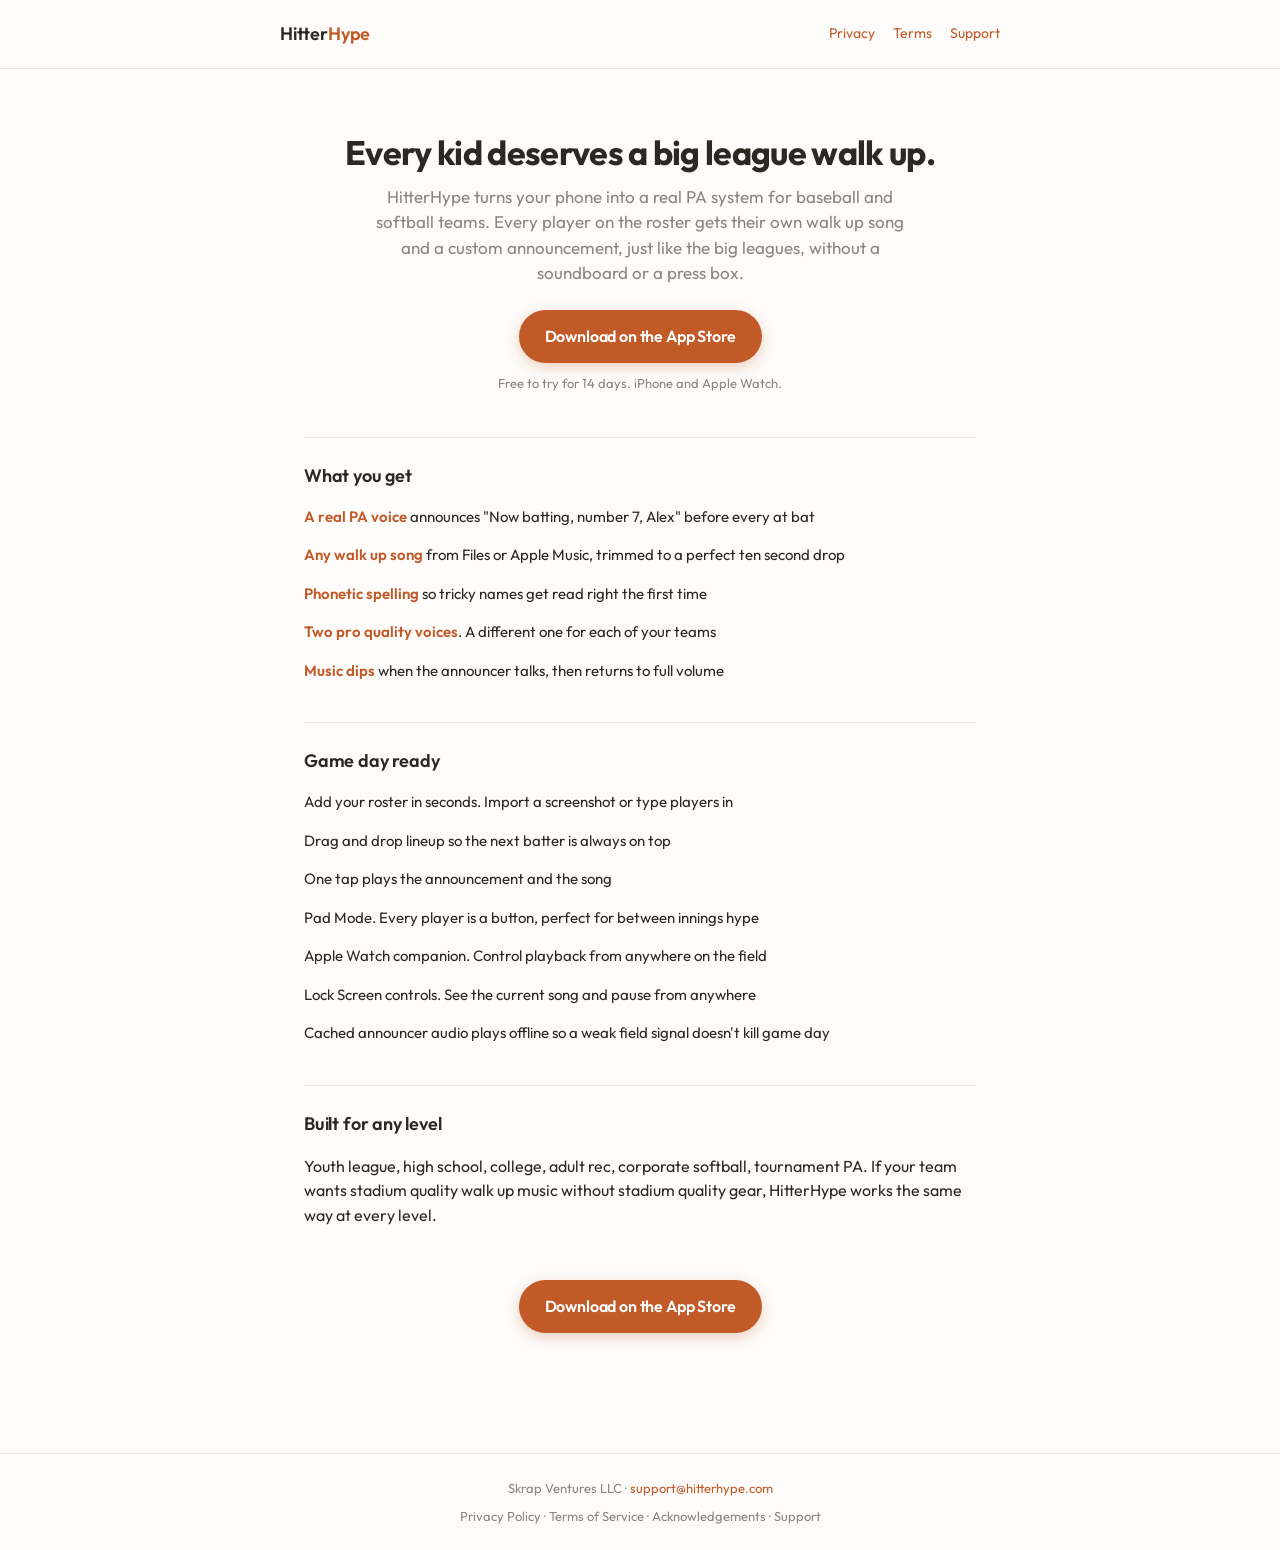
<file: index.html>
<!DOCTYPE html>
<html lang="en">
<head>
  <meta charset="UTF-8">
  <meta name="viewport" content="width=device-width, initial-scale=1">
  <title>HitterHype — Walk up music and PA for baseball and softball</title>
  <meta name="description" content="HitterHype turns your phone into a real PA system for baseball and softball teams. Every player gets a walk up song and a custom announcement, just like the big leagues.">
  <meta property="og:title" content="HitterHype — Walk up music and PA">
  <meta property="og:description" content="Turn your phone into a real PA system for baseball and softball. A walk up song and custom announcement for every player.">
  <meta property="og:type" content="website">
  <meta property="og:url" content="https://legal.hitterhype.com/">
  <link rel="stylesheet" href="style.css">
</head>
<body>
  <header class="site">
    <div class="inner">
      <a href="/" class="wordmark">Hitter<span class="accent">Hype</span></a>
      <nav>
        <a href="privacy.html">Privacy</a>
        <a href="terms.html">Terms</a>
        <a href="support.html">Support</a>
      </nav>
    </div>
  </header>

  <main class="wrap">
    <section class="hero">
      <h1 class="hero-title">Every kid deserves a big league walk up.</h1>
      <p class="hero-tag">HitterHype turns your phone into a real PA system for baseball and softball teams. Every player on the roster gets their own walk up song and a custom announcement, just like the big leagues, without a soundboard or a press box.</p>
      <a class="cta" href="https://apps.apple.com/us/app/hitterhype/id6777852358">Download on the App Store</a>
      <p class="cta-note">Free to try for 14 days. iPhone and Apple Watch.</p>
    </section>

    <section class="features">
      <h2>What you get</h2>
      <ul class="feature-list">
        <li><strong>A real PA voice</strong> announces "Now batting, number 7, Alex" before every at bat</li>
        <li><strong>Any walk up song</strong> from Files or Apple Music, trimmed to a perfect ten second drop</li>
        <li><strong>Phonetic spelling</strong> so tricky names get read right the first time</li>
        <li><strong>Two pro quality voices</strong>. A different one for each of your teams</li>
        <li><strong>Music dips</strong> when the announcer talks, then returns to full volume</li>
      </ul>

      <h2>Game day ready</h2>
      <ul class="feature-list">
        <li>Add your roster in seconds. Import a screenshot or type players in</li>
        <li>Drag and drop lineup so the next batter is always on top</li>
        <li>One tap plays the announcement and the song</li>
        <li>Pad Mode. Every player is a button, perfect for between innings hype</li>
        <li>Apple Watch companion. Control playback from anywhere on the field</li>
        <li>Lock Screen controls. See the current song and pause from anywhere</li>
        <li>Cached announcer audio plays offline so a weak field signal doesn't kill game day</li>
      </ul>

      <h2>Built for any level</h2>
      <p>Youth league, high school, college, adult rec, corporate softball, tournament PA. If your team wants stadium quality walk up music without stadium quality gear, HitterHype works the same way at every level.</p>
    </section>

    <section class="cta-block">
      <a class="cta" href="https://apps.apple.com/us/app/hitterhype/id6777852358">Download on the App Store</a>
    </section>
  </main>

  <footer class="site">
    Skrap Ventures LLC · <a href="mailto:support@hitterhype.com">support@hitterhype.com</a>
    <div class="footer-links">
      <a href="privacy.html">Privacy Policy</a> ·
      <a href="terms.html">Terms of Service</a> ·
      <a href="acknowledgements.html">Acknowledgements</a> ·
      <a href="support.html">Support</a>
    </div>
  </footer>
</body>
</html>
</file>
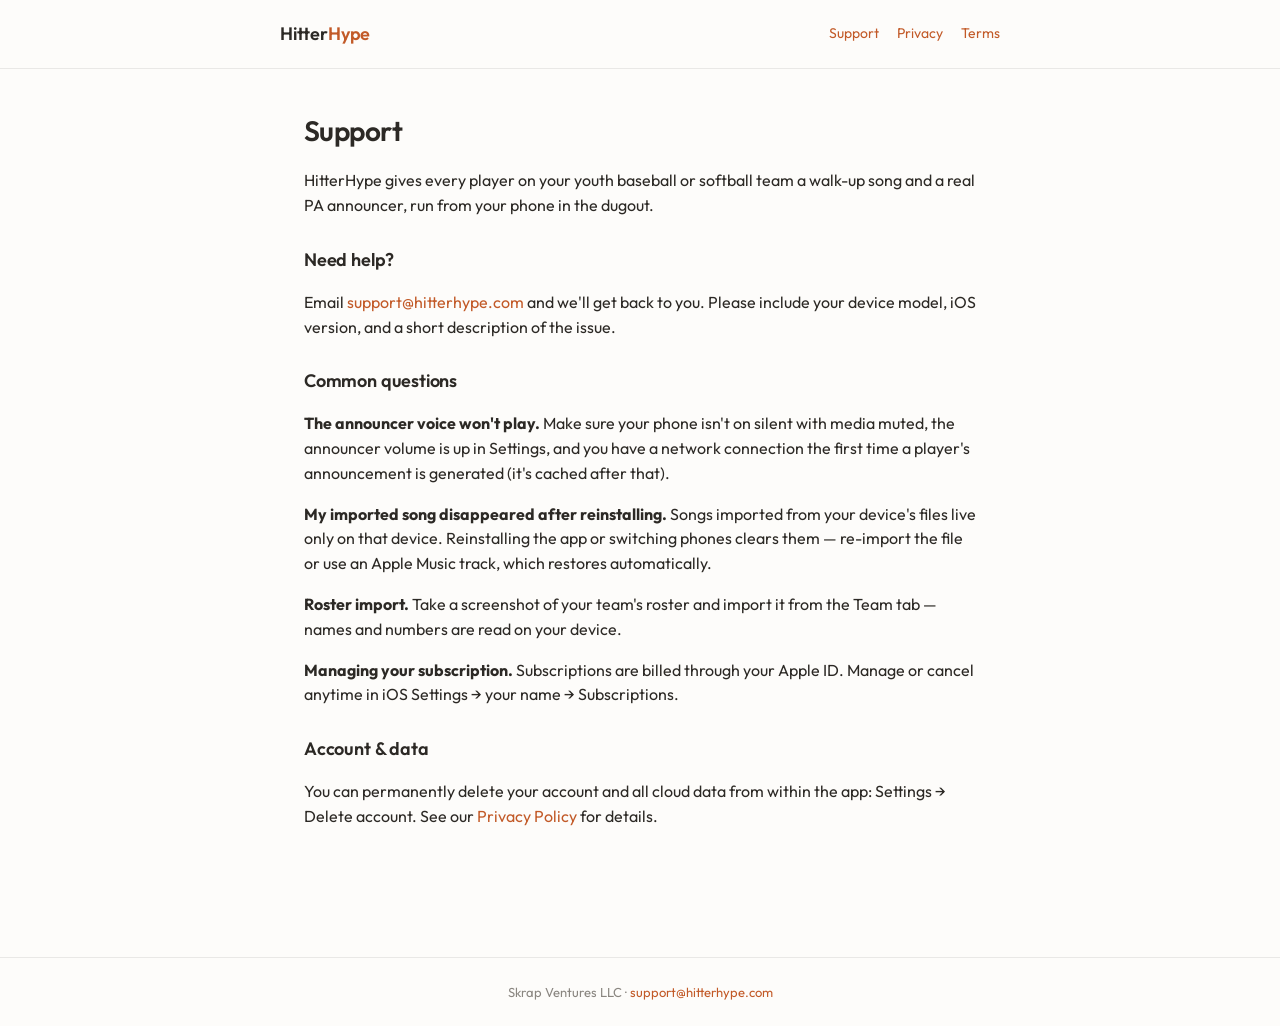
<file: support.html>
<!DOCTYPE html>
<html lang="en">
<head>
  <meta charset="UTF-8">
  <meta name="viewport" content="width=device-width, initial-scale=1">
  <title>Support — HitterHype</title>
  <meta name="description" content="Get help with HitterHype.">
  <link rel="stylesheet" href="style.css">
</head>
<body>
  <header class="site">
    <div class="inner">
      <a href="/" class="wordmark">Hitter<span class="accent">Hype</span></a>
      <nav>
        <a href="support.html">Support</a>
        <a href="privacy.html">Privacy</a>
        <a href="terms.html">Terms</a>
      </nav>
    </div>
  </header>

  <main class="wrap">
    <h1>Support</h1>
    <p>HitterHype gives every player on your youth baseball or softball team a walk-up song and a real PA announcer, run from your phone in the dugout.</p>

    <h2>Need help?</h2>
    <p>Email <a href="mailto:support@hitterhype.com">support@hitterhype.com</a> and we'll get back to you. Please include your device model, iOS version, and a short description of the issue.</p>

    <h2>Common questions</h2>
    <p><strong>The announcer voice won't play.</strong> Make sure your phone isn't on silent with media muted, the announcer volume is up in Settings, and you have a network connection the first time a player's announcement is generated (it's cached after that).</p>
    <p><strong>My imported song disappeared after reinstalling.</strong> Songs imported from your device's files live only on that device. Reinstalling the app or switching phones clears them — re-import the file or use an Apple Music track, which restores automatically.</p>
    <p><strong>Roster import.</strong> Take a screenshot of your team's roster and import it from the Team tab — names and numbers are read on your device.</p>
    <p><strong>Managing your subscription.</strong> Subscriptions are billed through your Apple ID. Manage or cancel anytime in iOS Settings → your name → Subscriptions.</p>

    <h2>Account &amp; data</h2>
    <p>You can permanently delete your account and all cloud data from within the app: Settings → Delete account. See our <a href="privacy.html">Privacy Policy</a> for details.</p>
  </main>

  <footer class="site">
    Skrap Ventures LLC · <a href="mailto:support@hitterhype.com">support@hitterhype.com</a>
  </footer>
</body>
</html>
</file>
<file: style.css>
@import url('https://fonts.googleapis.com/css2?family=Outfit:wght@300;400;500;600;700&display=swap');

:root {
  --brand-light: #C25A28;
  --brand-dark: #9A3E1C;
  --accent: #C25A28;
  --text: #2C2925;
  --muted: #8A8680;
  --line: rgba(0, 0, 0, 0.08);
  --bg: #FDFCFA;
  --surface: #F5F2EE;
}

* { box-sizing: border-box; }

html, body {
  margin: 0;
  padding: 0;
  background: var(--bg);
  color: var(--text);
  font-family: 'Outfit', -apple-system, BlinkMacSystemFont, "SF Pro Text", "Inter", "Segoe UI", Roboto, system-ui, sans-serif;
  font-size: 16px;
  line-height: 1.55;
  -webkit-font-smoothing: antialiased;
}

a {
  color: var(--accent);
  text-decoration: none;
}
a:hover { text-decoration: underline; }

.wrap {
  max-width: 720px;
  margin: 0 auto;
  padding: 32px 24px 64px;
}

header.site {
  border-bottom: 1px solid var(--line);
  padding: 20px 24px;
  background: var(--bg);
}

header.site .inner {
  max-width: 720px;
  margin: 0 auto;
  display: flex;
  align-items: center;
  justify-content: space-between;
  gap: 16px;
}

header.site .wordmark {
  font-weight: 600;
  font-size: 18px;
  letter-spacing: -0.01em;
  color: var(--text);
}
header.site .wordmark .accent { color: var(--accent); }

header.site nav {
  display: flex;
  gap: 18px;
  font-size: 14px;
}

h1 {
  font-size: 28px;
  letter-spacing: -0.02em;
  margin: 8px 0 4px;
  font-weight: 600;
}

h2 {
  font-size: 18px;
  letter-spacing: -0.01em;
  margin: 28px 0 8px;
  font-weight: 600;
}

p, li {
  font-size: 16px;
  color: var(--text);
}

.muted { color: var(--muted); }

.legal {
  white-space: pre-wrap;
  font-size: 15px;
  line-height: 1.6;
}

.card-grid {
  display: grid;
  gap: 12px;
  margin-top: 20px;
}

.card {
  display: block;
  border: 1px solid var(--line);
  border-radius: 14px;
  padding: 16px 18px;
  background: var(--surface);
  color: var(--text);
}
.card:hover {
  border-color: var(--accent);
  text-decoration: none;
}
.card .t {
  font-weight: 600;
  font-size: 16px;
}
.card .d {
  color: var(--muted);
  font-size: 14px;
  margin-top: 2px;
}

.hero-icon {
  width: 88px;
  height: 88px;
  border-radius: 20px;
  display: block;
  margin: 0 0 16px;
  box-shadow: 0 4px 16px rgba(194, 90, 40, 0.18);
}

footer.site {
  border-top: 1px solid var(--line);
  margin-top: 48px;
  padding: 24px;
  font-size: 13px;
  color: var(--muted);
  text-align: center;
}

.hero {
  padding: 24px 0 12px;
  text-align: center;
}
.hero-title {
  font-size: 34px;
  font-weight: 700;
  letter-spacing: -0.02em;
  line-height: 1.15;
  margin: 8px 0 12px;
}
.hero-tag {
  font-size: 17px;
  color: var(--muted);
  line-height: 1.5;
  margin: 0 auto 24px;
  max-width: 560px;
}
.cta {
  display: inline-block;
  background: var(--accent);
  color: #FFFFFF;
  padding: 14px 26px;
  border-radius: 999px;
  font-weight: 600;
  font-size: 16px;
  letter-spacing: -0.01em;
  box-shadow: 0 4px 14px rgba(194, 90, 40, 0.28);
}
.cta:hover {
  text-decoration: none;
  background: var(--brand-dark);
}
.cta-note {
  font-size: 13px;
  color: var(--muted);
  margin: 10px 0 0;
}

.features h2 {
  border-top: 1px solid var(--line);
  padding-top: 24px;
  margin-top: 32px;
}
.feature-list {
  list-style: none;
  padding: 0;
  margin: 8px 0 16px;
}
.feature-list li {
  padding: 8px 0;
  font-size: 15px;
  line-height: 1.5;
}
.feature-list li strong {
  color: var(--accent);
  font-weight: 600;
}

.cta-block {
  text-align: center;
  padding: 36px 0 8px;
}

.footer-links {
  margin-top: 8px;
  font-size: 13px;
}
.footer-links a {
  color: var(--muted);
}

@media (prefers-color-scheme: dark) {
  :root {
    --text: #F1F5F9;
    --muted: #94A3B8;
    --line: rgba(255, 255, 255, 0.08);
    --bg: #1A1614;
    --surface: #25201D;
    --accent: #E07A4A;
  }
}
</file>
